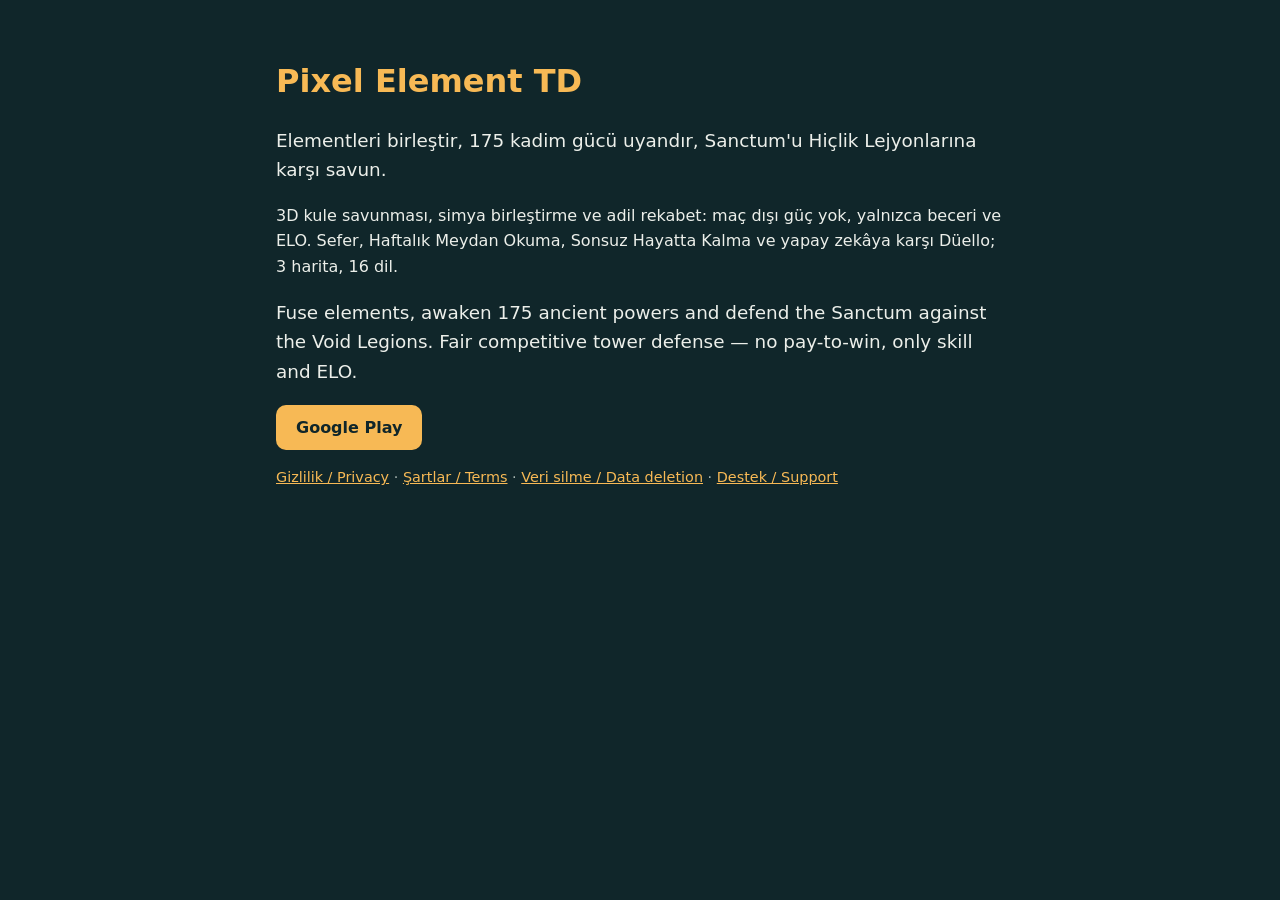
<file: index.html>
<!doctype html>
<html lang="tr">
<head>
<meta charset="utf-8">
<meta name="viewport" content="width=device-width, initial-scale=1">
<title>Pixel Element TD — Noir Pixel Games</title>
<meta name="description" content="Elementleri birleştir, 175 kadim gücü uyandır, Sanctum'u savun. Adil, P2W olmayan rekabetçi kule savunması.">
<link rel="stylesheet" href="style.css">
</head>
<body>
<main>
<h1>Pixel Element TD</h1>
<p class="lead">Elementleri birleştir, 175 kadim gücü uyandır, Sanctum'u Hiçlik Lejyonlarına karşı savun.</p>
<p>3D kule savunması, simya birleştirme ve adil rekabet: maç dışı güç yok, yalnızca beceri ve ELO. Sefer, Haftalık Meydan Okuma, Sonsuz Hayatta Kalma ve yapay zekâya karşı Düello; 3 harita, 16 dil.</p>
<p class="lead" lang="en">Fuse elements, awaken 175 ancient powers and defend the Sanctum against the Void Legions. Fair competitive tower defense — no pay-to-win, only skill and ELO.</p>
<p><a class="btn" href="https://play.google.com/store/apps/details?id=com.noirpixel.pixelelementtd">Google Play</a></p>
<p class="nav"><a href="privacy.html">Gizlilik / Privacy</a> · <a href="terms.html">Şartlar / Terms</a> · <a href="delete.html">Veri silme / Data deletion</a> · <a href="mailto:iletisim.noirpixel@gmail.com">Destek / Support</a></p>
</main>
</body>
</html>
</file>
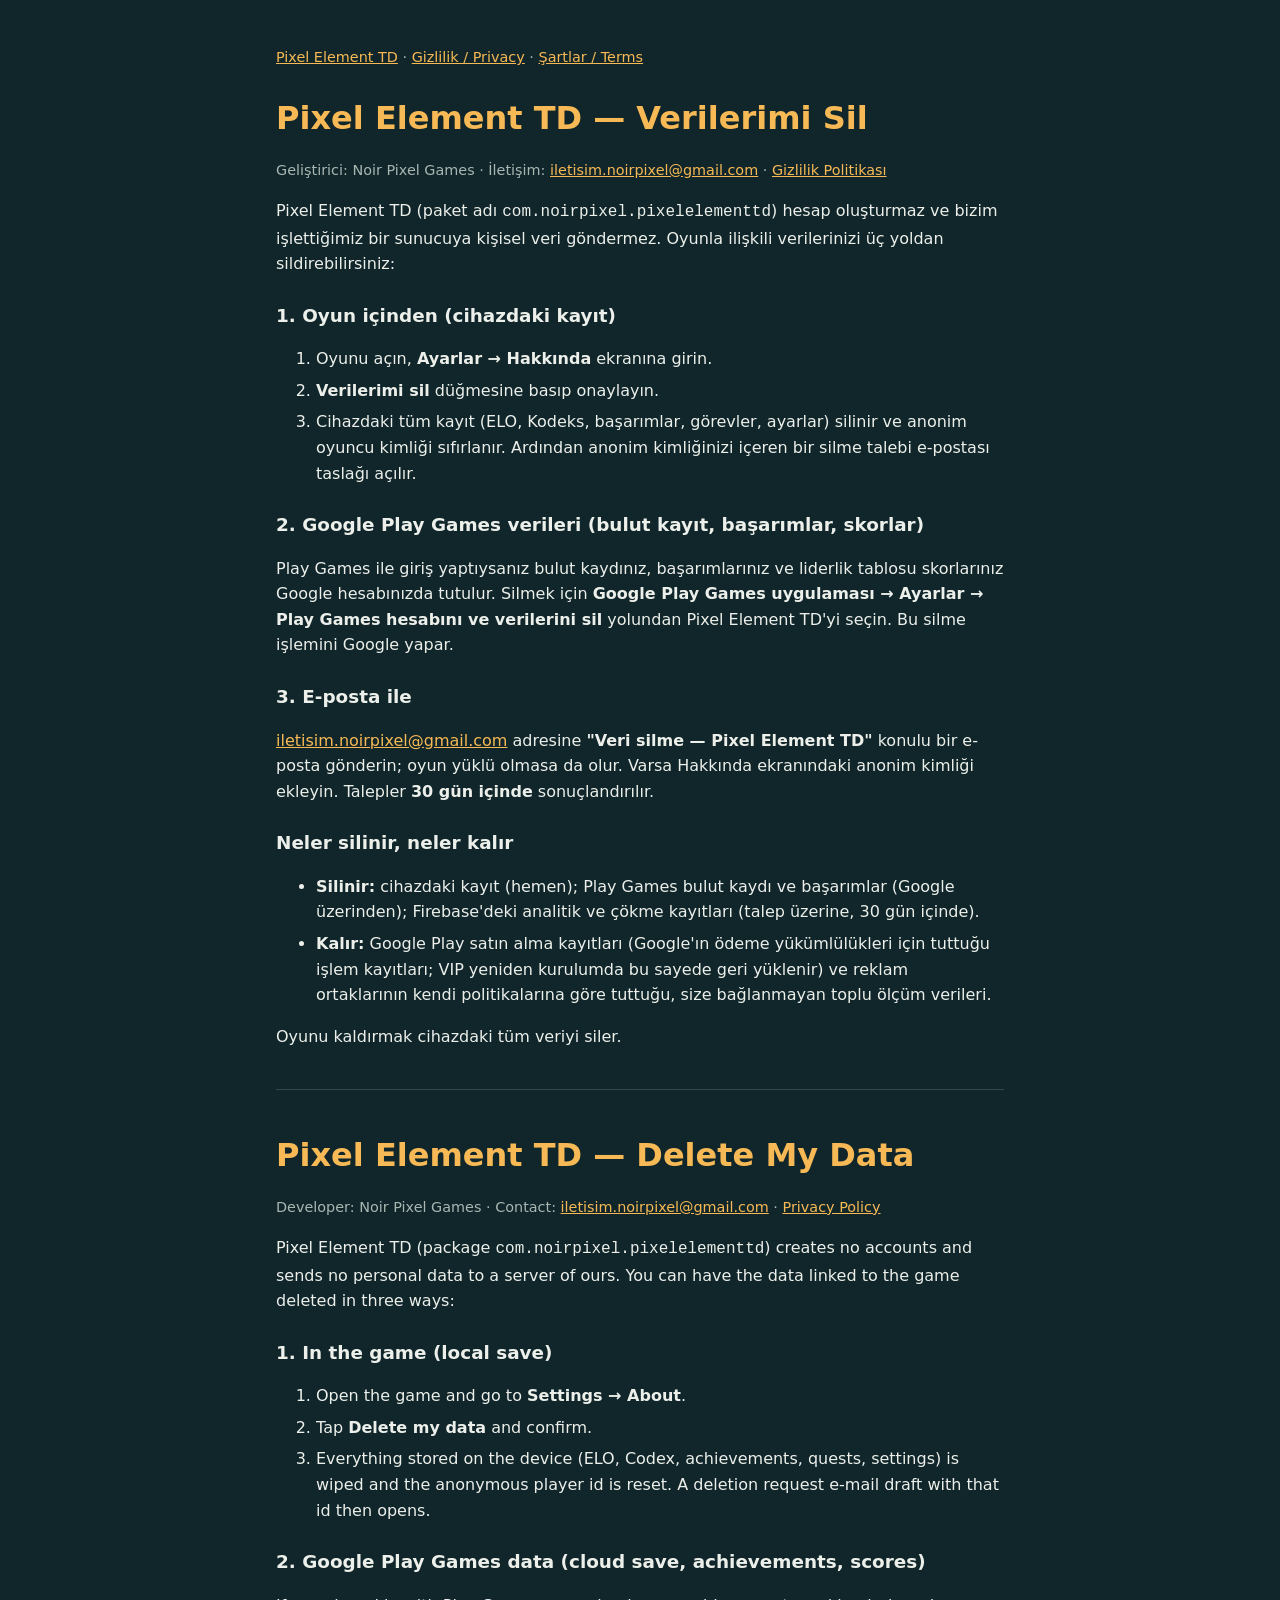
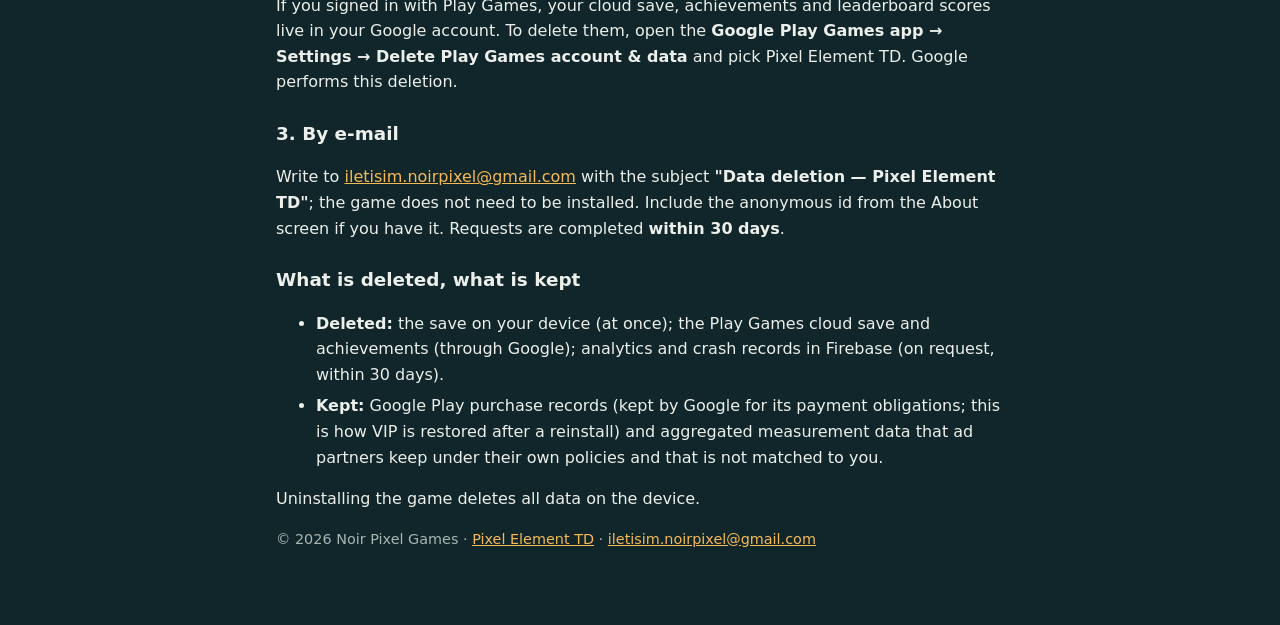
<file: delete.html>
<!doctype html>
<html lang="tr">
<head>
<meta charset="utf-8">
<meta name="viewport" content="width=device-width, initial-scale=1">
<title>Pixel Element TD — Verilerimi Sil / Delete My Data</title>
<link rel="stylesheet" href="style.css">
</head>
<body>
<main>
<p class="nav"><a href="index.html">Pixel Element TD</a> · <a href="privacy.html">Gizlilik / Privacy</a> · <a href="terms.html">Şartlar / Terms</a></p>

<h1>Pixel Element TD — Verilerimi Sil</h1>
<p class="muted">Geliştirici: Noir Pixel Games · İletişim: <a href="mailto:iletisim.noirpixel@gmail.com">iletisim.noirpixel@gmail.com</a> · <a href="privacy.html">Gizlilik Politikası</a></p>
<p>Pixel Element TD (paket adı <code>com.noirpixel.pixelelementtd</code>) hesap oluşturmaz ve bizim işlettiğimiz bir sunucuya kişisel veri göndermez. Oyunla ilişkili verilerinizi üç yoldan sildirebilirsiniz:</p>

<h2>1. Oyun içinden (cihazdaki kayıt)</h2>
<ol>
<li>Oyunu açın, <b>Ayarlar → Hakkında</b> ekranına girin.</li>
<li><b>Verilerimi sil</b> düğmesine basıp onaylayın.</li>
<li>Cihazdaki tüm kayıt (ELO, Kodeks, başarımlar, görevler, ayarlar) silinir ve anonim oyuncu kimliği sıfırlanır. Ardından anonim kimliğinizi içeren bir silme talebi e-postası taslağı açılır.</li>
</ol>

<h2>2. Google Play Games verileri (bulut kayıt, başarımlar, skorlar)</h2>
<p>Play Games ile giriş yaptıysanız bulut kaydınız, başarımlarınız ve liderlik tablosu skorlarınız Google hesabınızda tutulur. Silmek için <b>Google Play Games uygulaması → Ayarlar → Play Games hesabını ve verilerini sil</b> yolundan Pixel Element TD'yi seçin. Bu silme işlemini Google yapar.</p>

<h2>3. E-posta ile</h2>
<p><a href="mailto:iletisim.noirpixel@gmail.com?subject=Veri%20silme%20%E2%80%94%20Pixel%20Element%20TD">iletisim.noirpixel@gmail.com</a> adresine <b>"Veri silme — Pixel Element TD"</b> konulu bir e-posta gönderin; oyun yüklü olmasa da olur. Varsa Hakkında ekranındaki anonim kimliği ekleyin. Talepler <b>30 gün içinde</b> sonuçlandırılır.</p>

<h2>Neler silinir, neler kalır</h2>
<ul>
<li><b>Silinir:</b> cihazdaki kayıt (hemen); Play Games bulut kaydı ve başarımlar (Google üzerinden); Firebase'deki analitik ve çökme kayıtları (talep üzerine, 30 gün içinde).</li>
<li><b>Kalır:</b> Google Play satın alma kayıtları (Google'ın ödeme yükümlülükleri için tuttuğu işlem kayıtları; VIP yeniden kurulumda bu sayede geri yüklenir) ve reklam ortaklarının kendi politikalarına göre tuttuğu, size bağlanmayan toplu ölçüm verileri.</li>
</ul>
<p>Oyunu kaldırmak cihazdaki tüm veriyi siler.</p>

<hr>

<h1 lang="en">Pixel Element TD — Delete My Data</h1>
<p class="muted">Developer: Noir Pixel Games · Contact: <a href="mailto:iletisim.noirpixel@gmail.com">iletisim.noirpixel@gmail.com</a> · <a href="privacy.html">Privacy Policy</a></p>
<p>Pixel Element TD (package <code>com.noirpixel.pixelelementtd</code>) creates no accounts and sends no personal data to a server of ours. You can have the data linked to the game deleted in three ways:</p>

<h2>1. In the game (local save)</h2>
<ol>
<li>Open the game and go to <b>Settings → About</b>.</li>
<li>Tap <b>Delete my data</b> and confirm.</li>
<li>Everything stored on the device (ELO, Codex, achievements, quests, settings) is wiped and the anonymous player id is reset. A deletion request e-mail draft with that id then opens.</li>
</ol>

<h2>2. Google Play Games data (cloud save, achievements, scores)</h2>
<p>If you signed in with Play Games, your cloud save, achievements and leaderboard scores live in your Google account. To delete them, open the <b>Google Play Games app → Settings → Delete Play Games account &amp; data</b> and pick Pixel Element TD. Google performs this deletion.</p>

<h2>3. By e-mail</h2>
<p>Write to <a href="mailto:iletisim.noirpixel@gmail.com?subject=Data%20deletion%20%E2%80%94%20Pixel%20Element%20TD">iletisim.noirpixel@gmail.com</a> with the subject <b>"Data deletion — Pixel Element TD"</b>; the game does not need to be installed. Include the anonymous id from the About screen if you have it. Requests are completed <b>within 30 days</b>.</p>

<h2>What is deleted, what is kept</h2>
<ul>
<li><b>Deleted:</b> the save on your device (at once); the Play Games cloud save and achievements (through Google); analytics and crash records in Firebase (on request, within 30 days).</li>
<li><b>Kept:</b> Google Play purchase records (kept by Google for its payment obligations; this is how VIP is restored after a reinstall) and aggregated measurement data that ad partners keep under their own policies and that is not matched to you.</li>
</ul>
<p>Uninstalling the game deletes all data on the device.</p>

<p class="nav">© 2026 Noir Pixel Games · <a href="index.html">Pixel Element TD</a> · <a href="mailto:iletisim.noirpixel@gmail.com">iletisim.noirpixel@gmail.com</a></p>
</main>
</body>
</html>
</file>
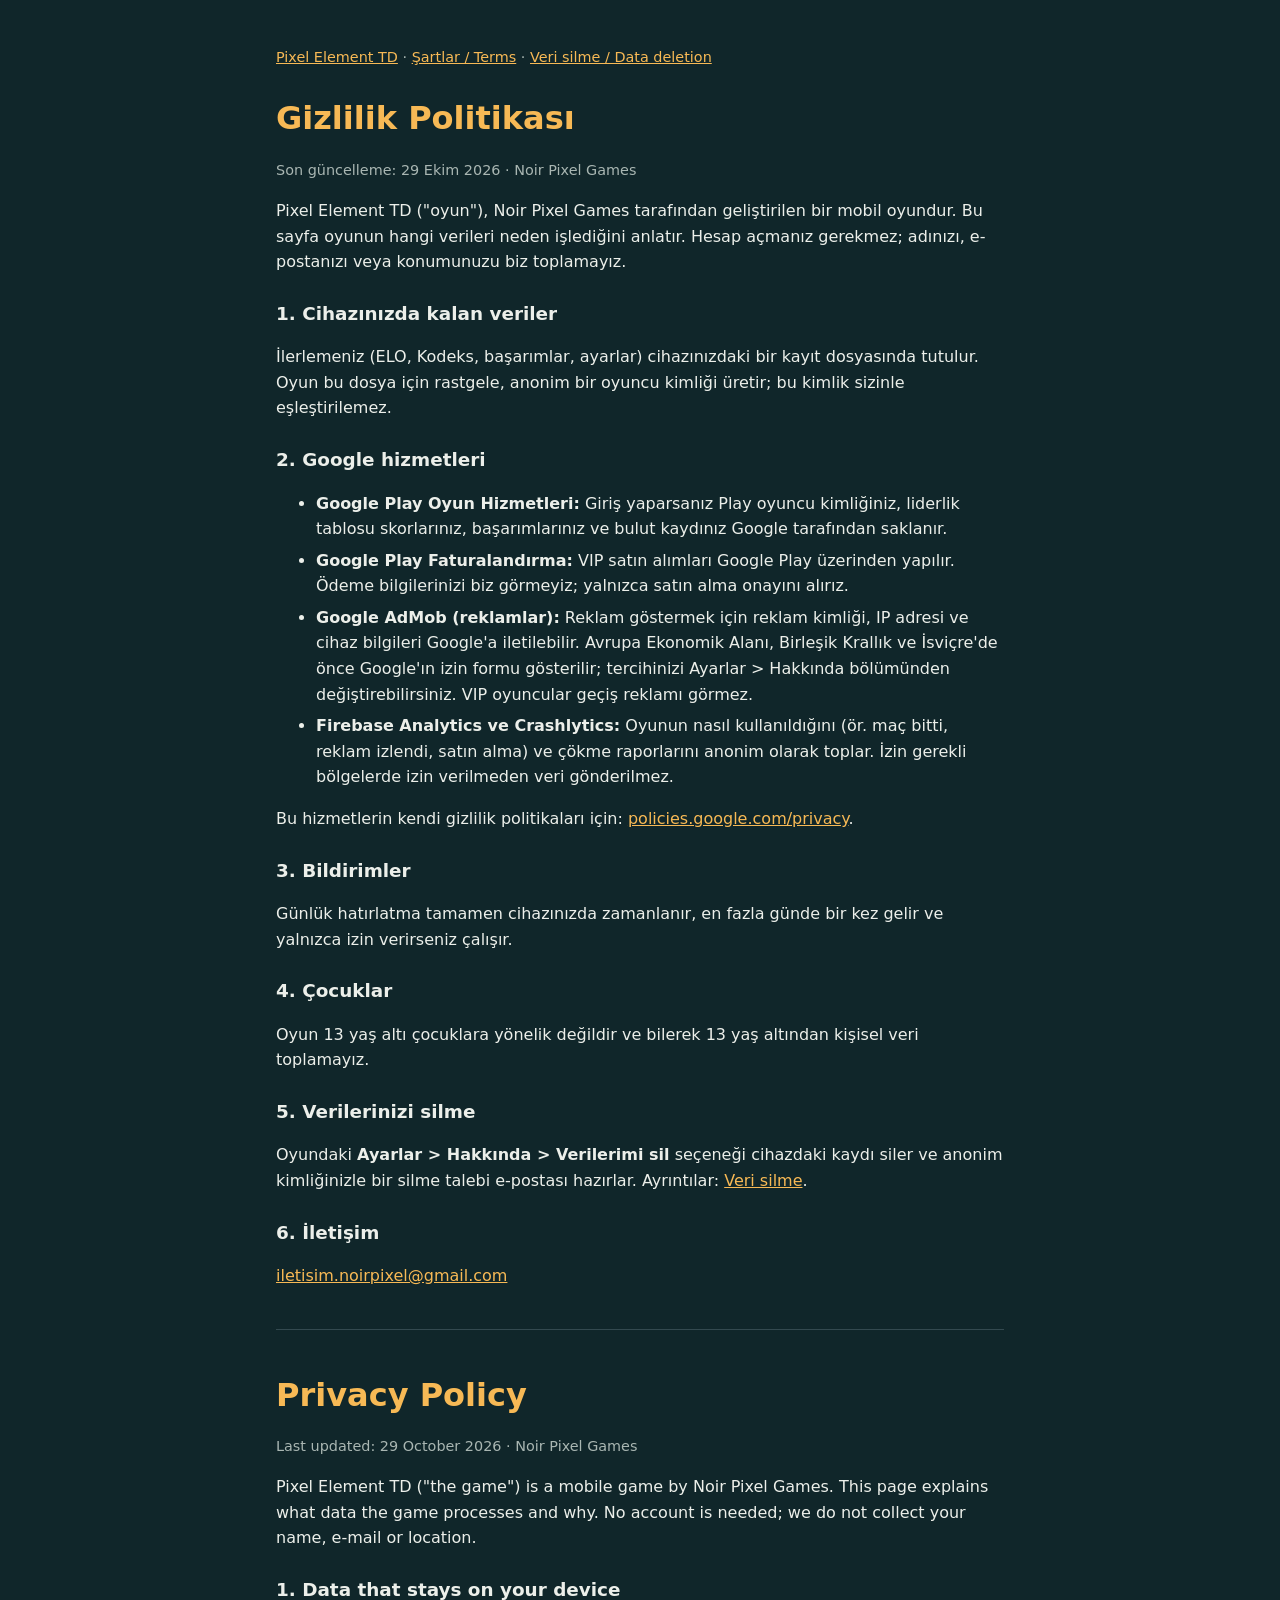
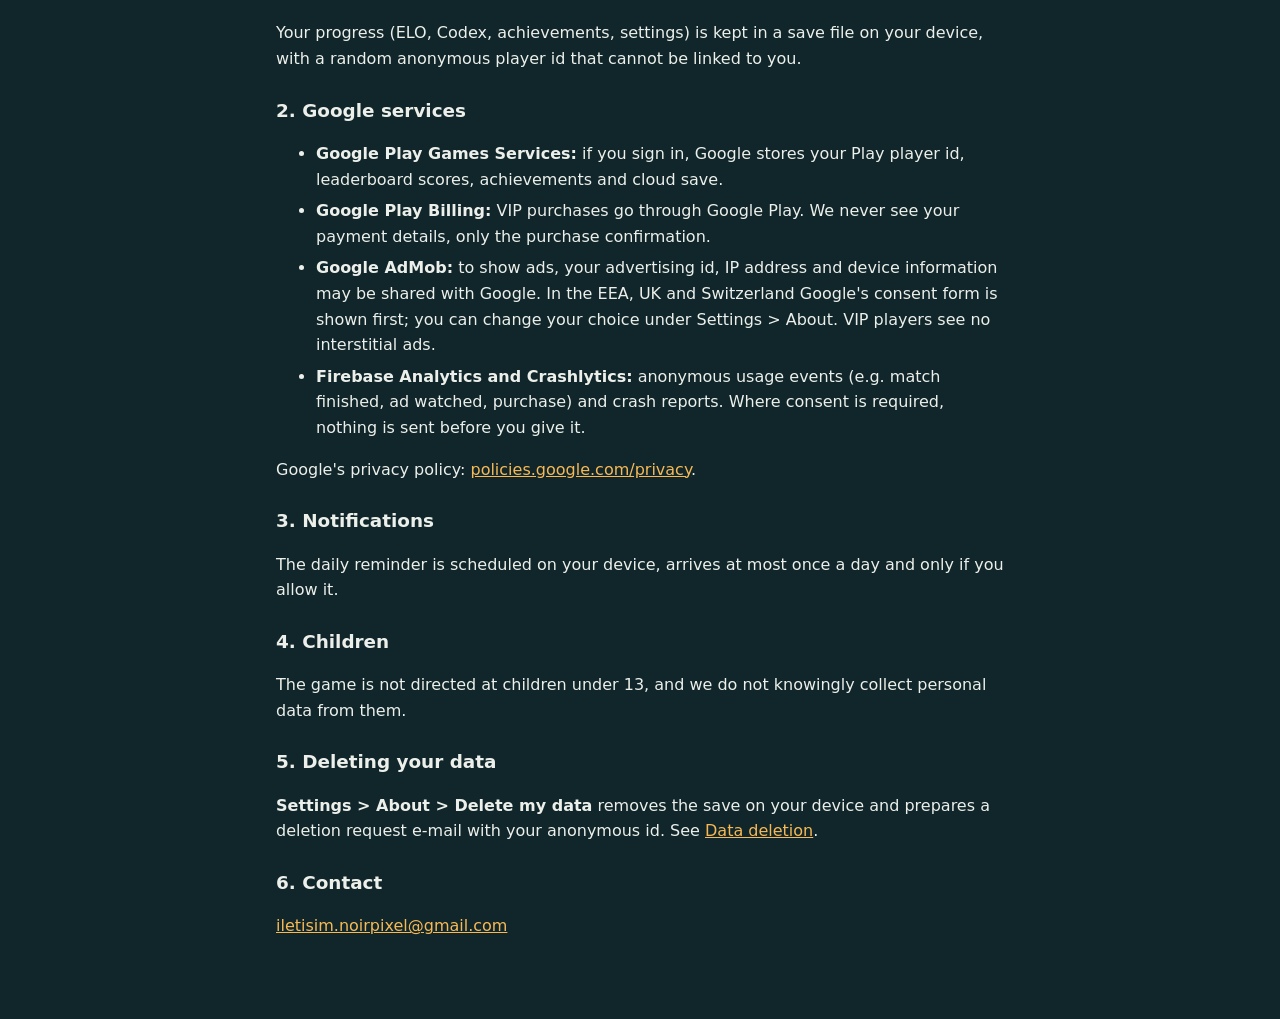
<file: privacy.html>
<!doctype html>
<html lang="tr">
<head>
<meta charset="utf-8">
<meta name="viewport" content="width=device-width, initial-scale=1">
<title>Pixel Element TD — Gizlilik Politikası / Privacy Policy</title>
<link rel="stylesheet" href="style.css">
</head>
<body>
<main>
<p class="nav"><a href="index.html">Pixel Element TD</a> · <a href="terms.html">Şartlar / Terms</a> · <a href="delete.html">Veri silme / Data deletion</a></p>
<h1>Gizlilik Politikası</h1>
<p class="muted">Son güncelleme: 29 Ekim 2026 · Noir Pixel Games</p>

<p>Pixel Element TD ("oyun"), Noir Pixel Games tarafından geliştirilen bir mobil oyundur. Bu sayfa oyunun hangi verileri neden işlediğini anlatır. Hesap açmanız gerekmez; adınızı, e-postanızı veya konumunuzu biz toplamayız.</p>

<h2>1. Cihazınızda kalan veriler</h2>
<p>İlerlemeniz (ELO, Kodeks, başarımlar, ayarlar) cihazınızdaki bir kayıt dosyasında tutulur. Oyun bu dosya için rastgele, anonim bir oyuncu kimliği üretir; bu kimlik sizinle eşleştirilemez.</p>

<h2>2. Google hizmetleri</h2>
<ul>
<li><b>Google Play Oyun Hizmetleri:</b> Giriş yaparsanız Play oyuncu kimliğiniz, liderlik tablosu skorlarınız, başarımlarınız ve bulut kaydınız Google tarafından saklanır.</li>
<li><b>Google Play Faturalandırma:</b> VIP satın alımları Google Play üzerinden yapılır. Ödeme bilgilerinizi biz görmeyiz; yalnızca satın alma onayını alırız.</li>
<li><b>Google AdMob (reklamlar):</b> Reklam göstermek için reklam kimliği, IP adresi ve cihaz bilgileri Google'a iletilebilir. Avrupa Ekonomik Alanı, Birleşik Krallık ve İsviçre'de önce Google'ın izin formu gösterilir; tercihinizi Ayarlar > Hakkında bölümünden değiştirebilirsiniz. VIP oyuncular geçiş reklamı görmez.</li>
<li><b>Firebase Analytics ve Crashlytics:</b> Oyunun nasıl kullanıldığını (ör. maç bitti, reklam izlendi, satın alma) ve çökme raporlarını anonim olarak toplar. İzin gerekli bölgelerde izin verilmeden veri gönderilmez.</li>
</ul>
<p>Bu hizmetlerin kendi gizlilik politikaları için: <a href="https://policies.google.com/privacy">policies.google.com/privacy</a>.</p>

<h2>3. Bildirimler</h2>
<p>Günlük hatırlatma tamamen cihazınızda zamanlanır, en fazla günde bir kez gelir ve yalnızca izin verirseniz çalışır.</p>

<h2>4. Çocuklar</h2>
<p>Oyun 13 yaş altı çocuklara yönelik değildir ve bilerek 13 yaş altından kişisel veri toplamayız.</p>

<h2>5. Verilerinizi silme</h2>
<p>Oyundaki <b>Ayarlar > Hakkında > Verilerimi sil</b> seçeneği cihazdaki kaydı siler ve anonim kimliğinizle bir silme talebi e-postası hazırlar. Ayrıntılar: <a href="delete.html">Veri silme</a>.</p>

<h2>6. İletişim</h2>
<p><a href="mailto:iletisim.noirpixel@gmail.com">iletisim.noirpixel@gmail.com</a></p>

<hr>

<h1 lang="en">Privacy Policy</h1>
<p class="muted">Last updated: 29 October 2026 · Noir Pixel Games</p>
<p>Pixel Element TD ("the game") is a mobile game by Noir Pixel Games. This page explains what data the game processes and why. No account is needed; we do not collect your name, e-mail or location.</p>
<h2>1. Data that stays on your device</h2>
<p>Your progress (ELO, Codex, achievements, settings) is kept in a save file on your device, with a random anonymous player id that cannot be linked to you.</p>
<h2>2. Google services</h2>
<ul>
<li><b>Google Play Games Services:</b> if you sign in, Google stores your Play player id, leaderboard scores, achievements and cloud save.</li>
<li><b>Google Play Billing:</b> VIP purchases go through Google Play. We never see your payment details, only the purchase confirmation.</li>
<li><b>Google AdMob:</b> to show ads, your advertising id, IP address and device information may be shared with Google. In the EEA, UK and Switzerland Google's consent form is shown first; you can change your choice under Settings > About. VIP players see no interstitial ads.</li>
<li><b>Firebase Analytics and Crashlytics:</b> anonymous usage events (e.g. match finished, ad watched, purchase) and crash reports. Where consent is required, nothing is sent before you give it.</li>
</ul>
<p>Google's privacy policy: <a href="https://policies.google.com/privacy">policies.google.com/privacy</a>.</p>
<h2>3. Notifications</h2>
<p>The daily reminder is scheduled on your device, arrives at most once a day and only if you allow it.</p>
<h2>4. Children</h2>
<p>The game is not directed at children under 13, and we do not knowingly collect personal data from them.</p>
<h2>5. Deleting your data</h2>
<p><b>Settings > About > Delete my data</b> removes the save on your device and prepares a deletion request e-mail with your anonymous id. See <a href="delete.html">Data deletion</a>.</p>
<h2>6. Contact</h2>
<p><a href="mailto:iletisim.noirpixel@gmail.com">iletisim.noirpixel@gmail.com</a></p>
</main>
</body>
</html>
</file>
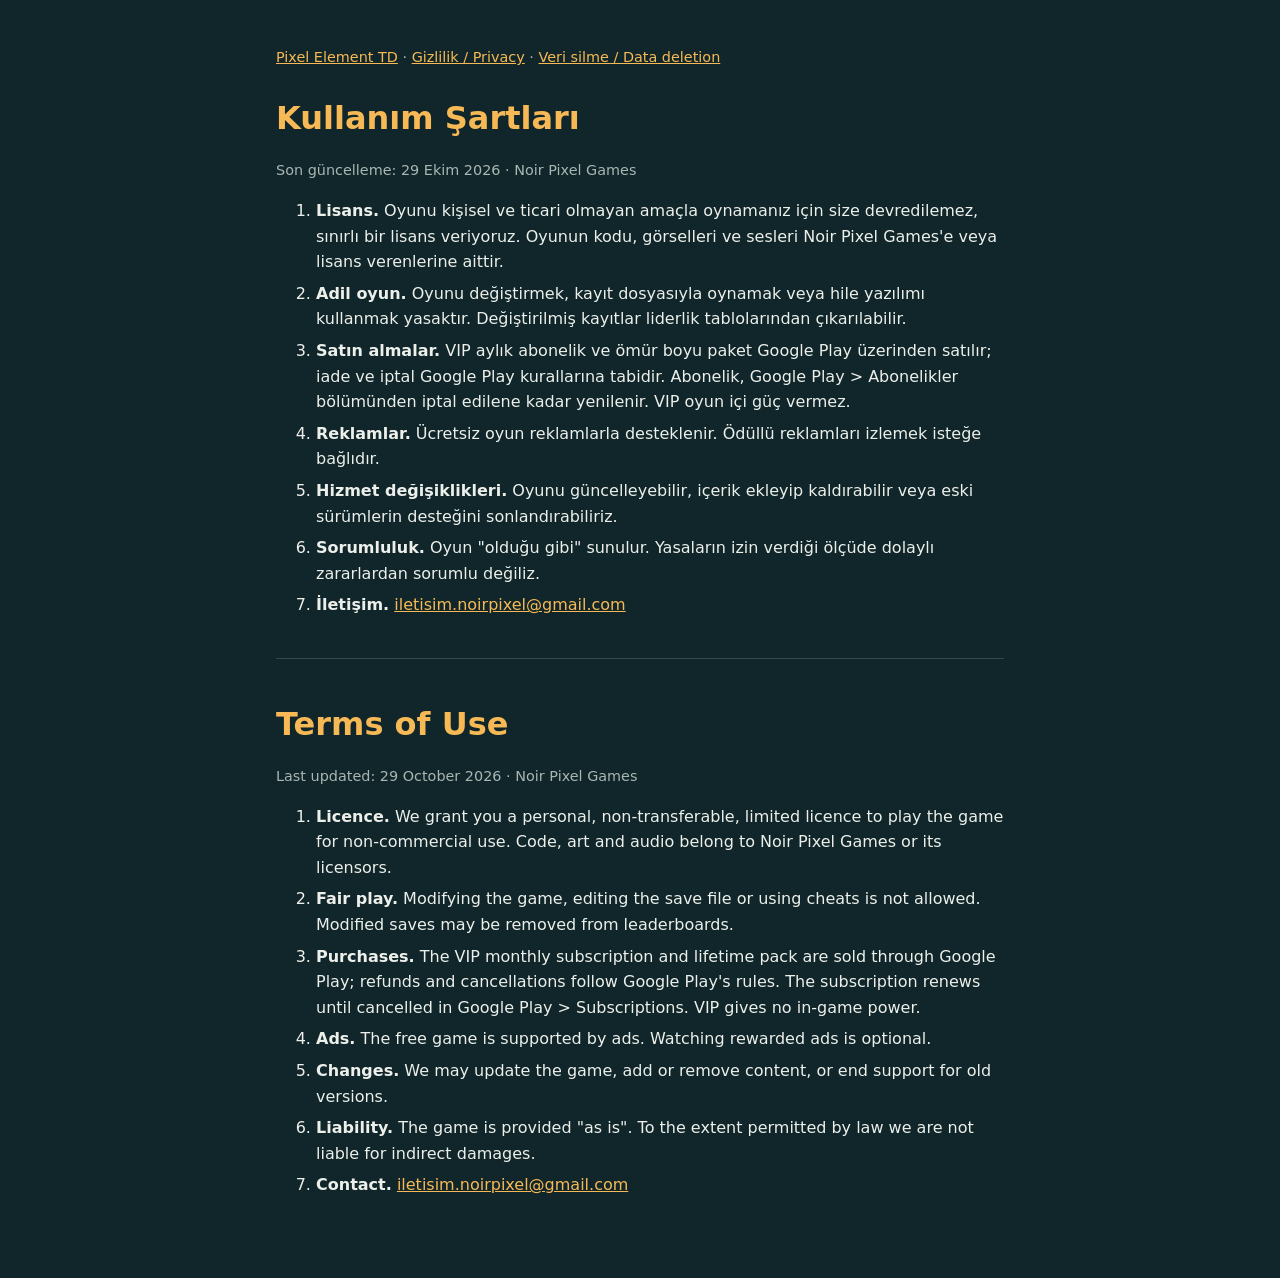
<file: terms.html>
<!doctype html>
<html lang="tr">
<head>
<meta charset="utf-8">
<meta name="viewport" content="width=device-width, initial-scale=1">
<title>Pixel Element TD — Kullanım Şartları / Terms of Use</title>
<link rel="stylesheet" href="style.css">
</head>
<body>
<main>
<p class="nav"><a href="index.html">Pixel Element TD</a> · <a href="privacy.html">Gizlilik / Privacy</a> · <a href="delete.html">Veri silme / Data deletion</a></p>
<h1>Kullanım Şartları</h1>
<p class="muted">Son güncelleme: 29 Ekim 2026 · Noir Pixel Games</p>
<ol>
<li><b>Lisans.</b> Oyunu kişisel ve ticari olmayan amaçla oynamanız için size devredilemez, sınırlı bir lisans veriyoruz. Oyunun kodu, görselleri ve sesleri Noir Pixel Games'e veya lisans verenlerine aittir.</li>
<li><b>Adil oyun.</b> Oyunu değiştirmek, kayıt dosyasıyla oynamak veya hile yazılımı kullanmak yasaktır. Değiştirilmiş kayıtlar liderlik tablolarından çıkarılabilir.</li>
<li><b>Satın almalar.</b> VIP aylık abonelik ve ömür boyu paket Google Play üzerinden satılır; iade ve iptal Google Play kurallarına tabidir. Abonelik, Google Play &gt; Abonelikler bölümünden iptal edilene kadar yenilenir. VIP oyun içi güç vermez.</li>
<li><b>Reklamlar.</b> Ücretsiz oyun reklamlarla desteklenir. Ödüllü reklamları izlemek isteğe bağlıdır.</li>
<li><b>Hizmet değişiklikleri.</b> Oyunu güncelleyebilir, içerik ekleyip kaldırabilir veya eski sürümlerin desteğini sonlandırabiliriz.</li>
<li><b>Sorumluluk.</b> Oyun "olduğu gibi" sunulur. Yasaların izin verdiği ölçüde dolaylı zararlardan sorumlu değiliz.</li>
<li><b>İletişim.</b> <a href="mailto:iletisim.noirpixel@gmail.com">iletisim.noirpixel@gmail.com</a></li>
</ol>
<hr>
<h1 lang="en">Terms of Use</h1>
<p class="muted">Last updated: 29 October 2026 · Noir Pixel Games</p>
<ol>
<li><b>Licence.</b> We grant you a personal, non-transferable, limited licence to play the game for non-commercial use. Code, art and audio belong to Noir Pixel Games or its licensors.</li>
<li><b>Fair play.</b> Modifying the game, editing the save file or using cheats is not allowed. Modified saves may be removed from leaderboards.</li>
<li><b>Purchases.</b> The VIP monthly subscription and lifetime pack are sold through Google Play; refunds and cancellations follow Google Play's rules. The subscription renews until cancelled in Google Play &gt; Subscriptions. VIP gives no in-game power.</li>
<li><b>Ads.</b> The free game is supported by ads. Watching rewarded ads is optional.</li>
<li><b>Changes.</b> We may update the game, add or remove content, or end support for old versions.</li>
<li><b>Liability.</b> The game is provided "as is". To the extent permitted by law we are not liable for indirect damages.</li>
<li><b>Contact.</b> <a href="mailto:iletisim.noirpixel@gmail.com">iletisim.noirpixel@gmail.com</a></li>
</ol>
</main>
</body>
</html>
</file>
<file: style.css>
:root { --bg: #10262a; --card: #1e2e33; --text: #ecefea; --muted: #a9b6b2; --accent: #f7b955; }
* { box-sizing: border-box; }
body { margin: 0; background: var(--bg); color: var(--text); font: 16px/1.6 system-ui, -apple-system, "Segoe UI", Roboto, sans-serif; }
main { max-width: 760px; margin: 0 auto; padding: 32px 16px 64px; }
h1 { color: var(--accent); margin: 24px 0 8px; }
h2 { margin: 24px 0 8px; font-size: 1.15rem; }
a { color: var(--accent); }
.muted { color: var(--muted); font-size: .9rem; }
.lead { font-size: 1.15rem; }
.nav { font-size: .9rem; color: var(--muted); }
.btn { display: inline-block; padding: 10px 20px; background: var(--accent); color: #10262a; border-radius: 10px; text-decoration: none; font-weight: 700; }
hr { border: 0; border-top: 1px solid #33494f; margin: 40px 0; }
li { margin: 6px 0; }
</file>
